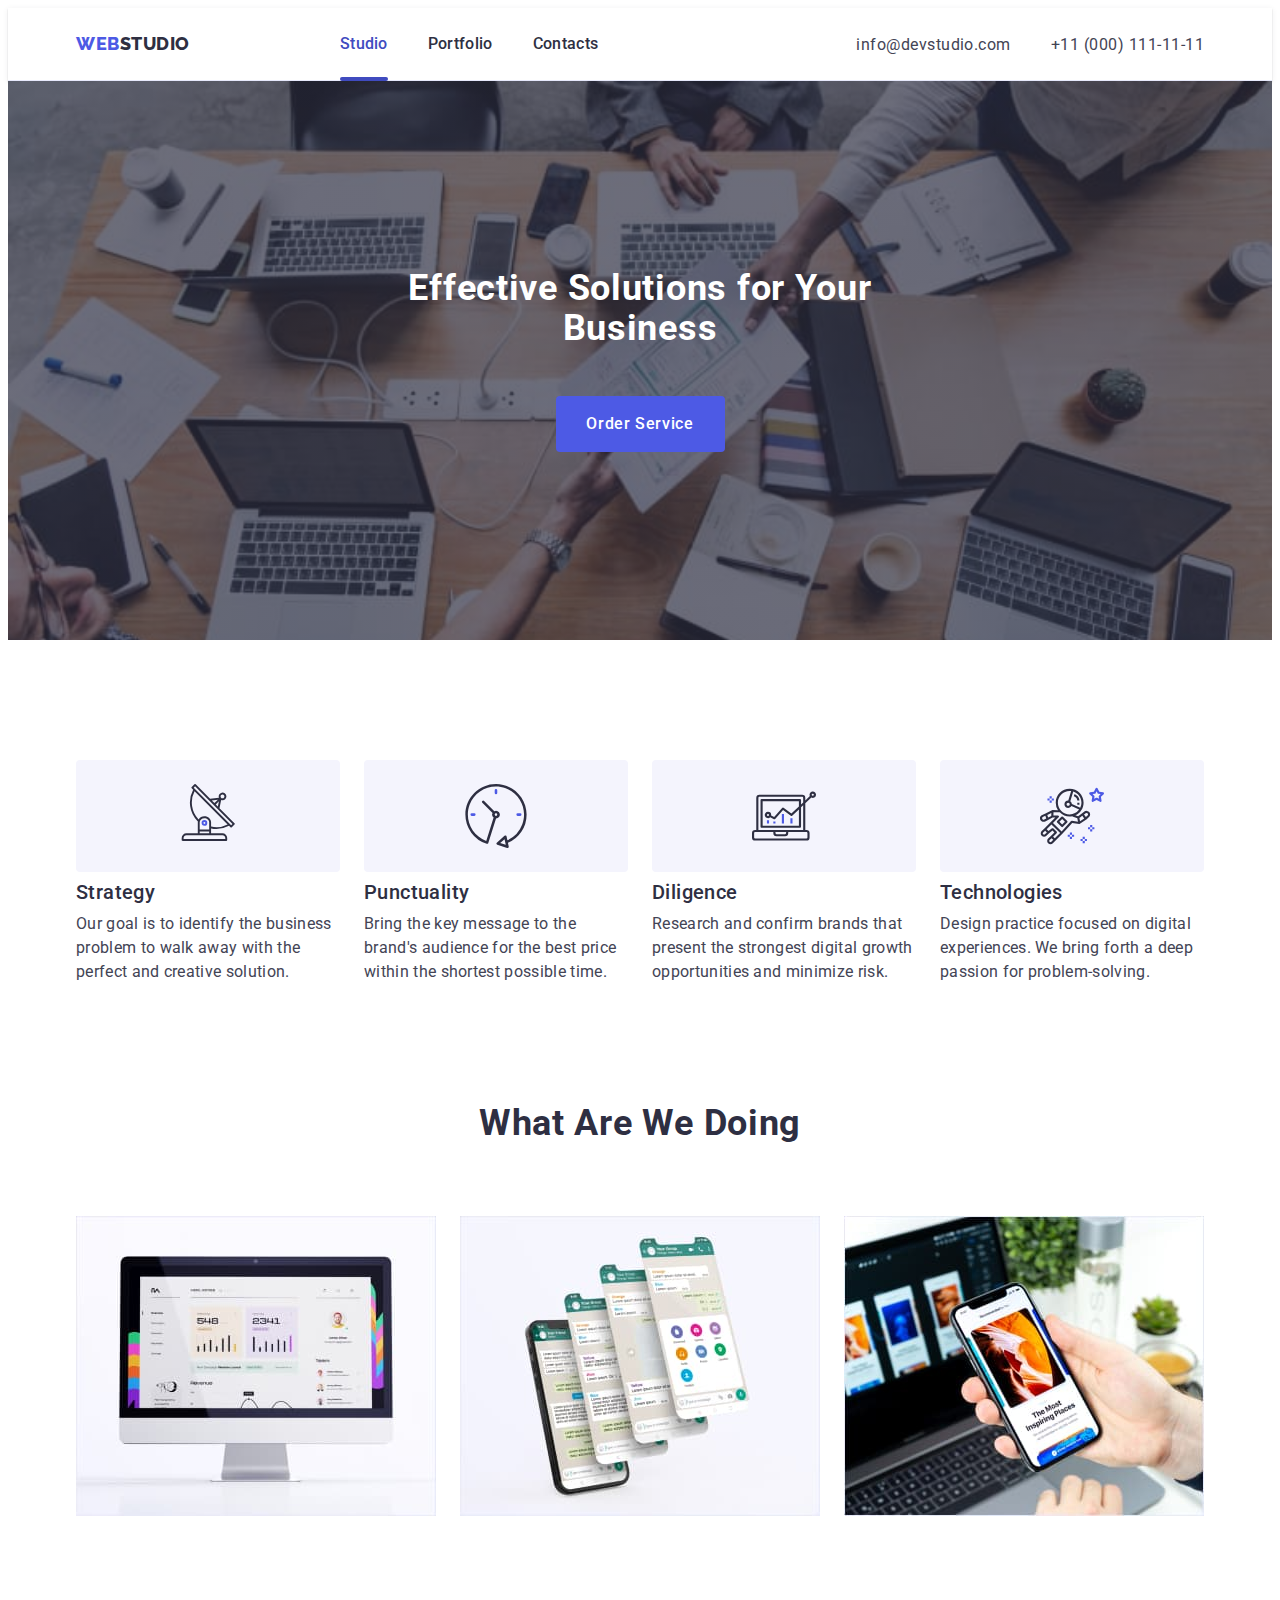
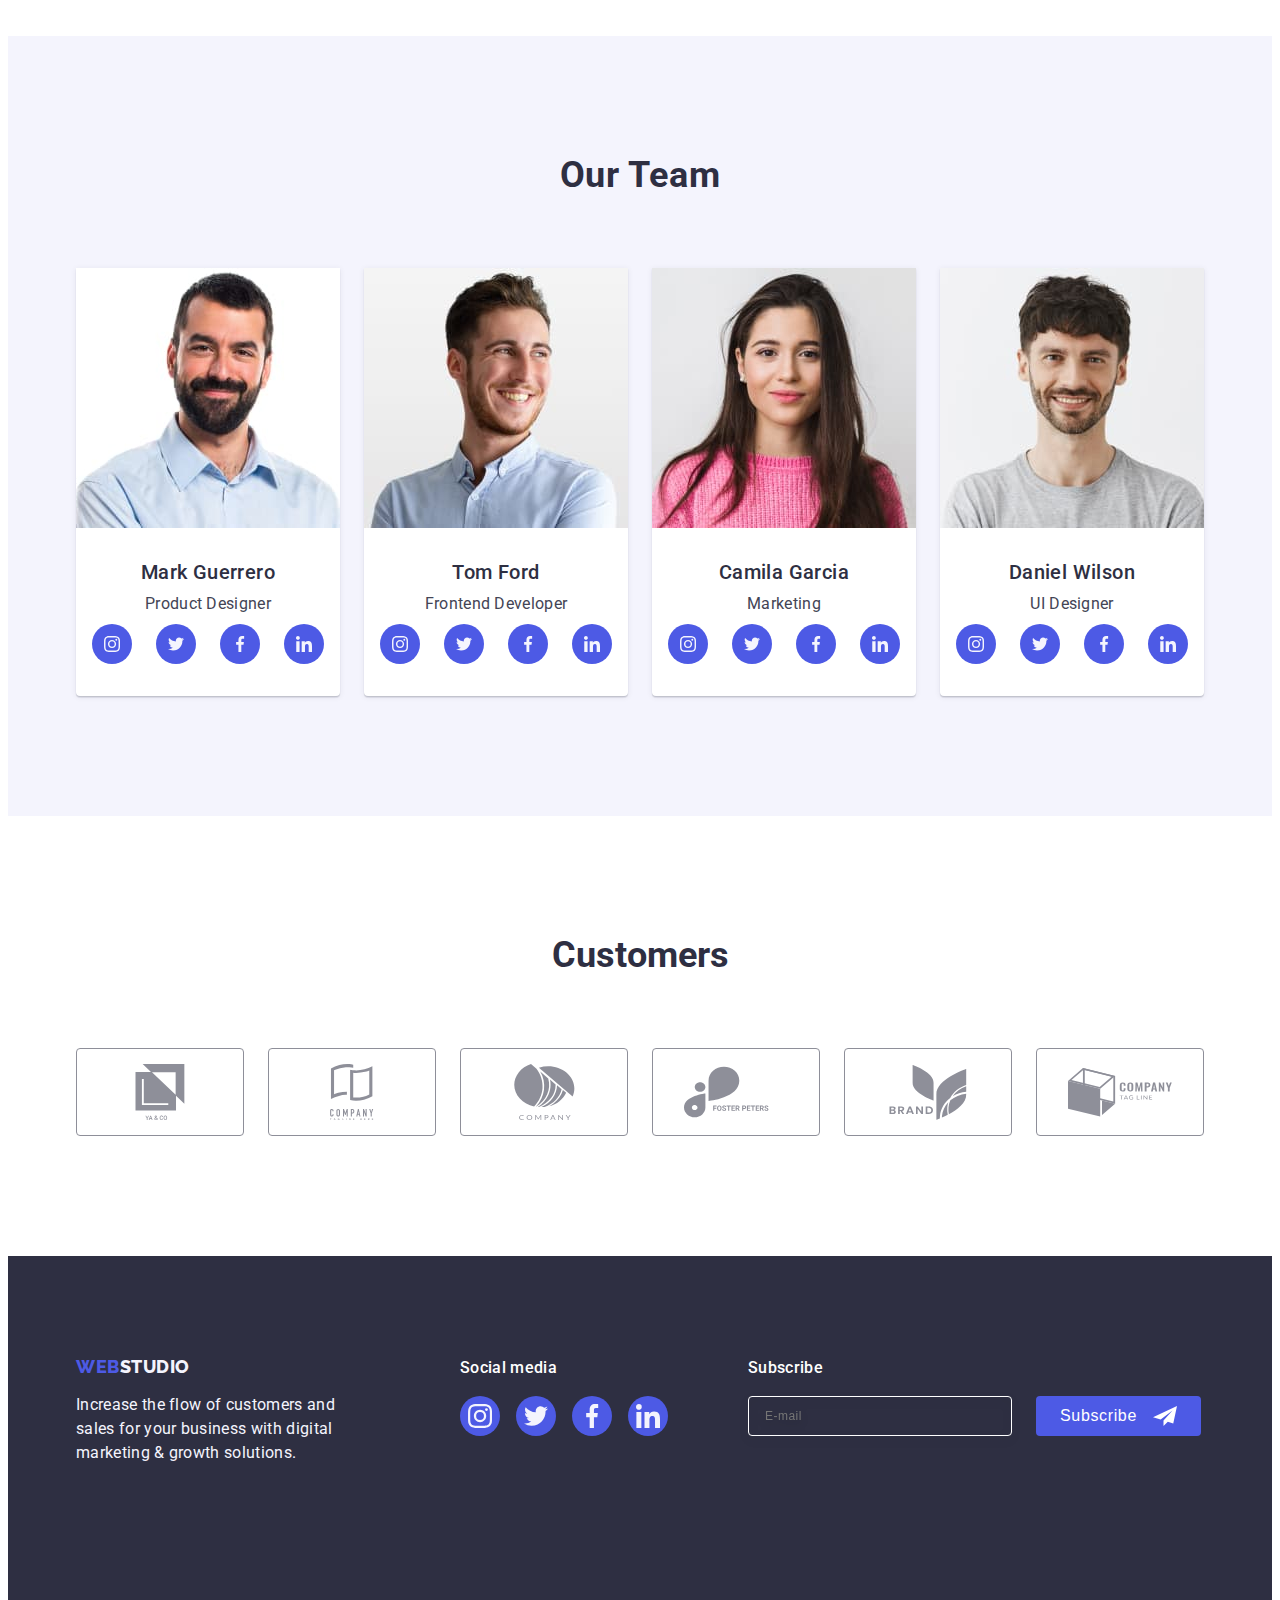
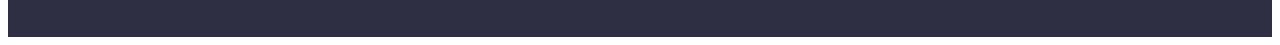
<file: index.html>
<!DOCTYPE html>
<html lang="en">
  <head>
    <meta charset="UTF-8" />
    <meta http-equiv="X-UA-Compatible" content="IE=edge" />
    <meta name="viewport" content="width=device-width, initial-scale=1.0" />
    <title>Webstudio</title>
    <link rel="preconnect" href="https://fonts.googleapis.com" />
    <link rel="preconnect" href="https://fonts.gstatic.com" crossorigin />
    <link
      href="https://fonts.googleapis.com/css2?family=Raleway:wght@800&family=Roboto:wght@400;500;700&display=swap"
      rel="stylesheet"
    />
    <link
      rel="stylesheet"
      href="https://cdnjs.cloudflare.com/ajax/libs/modern-normalize/2.0.0/modern-normalize.min.css"
      integrity="sha512-4xo8blKMVCiXpTaLzQSLSw3KFOVPWhm/TRtuPVc4WG6kUgjH6J03IBuG7JZPkcWMxJ5huwaBpOpnwYElP/m6wg=="
      crossorigin="anonymous"
      referrerpolicy="no-referrer"
    />
    <link rel="stylesheet" href="./css/styles.css" />
  </head>
  <body>
    <header class="header">
      <div class="container header-container">
        <nav class="navigation">
          <a class="logo-left link" href="./index.html"
            >Web<span class="logo-right">Studio</span></a
          >
          <ul class="header-list list">
            <li class="header-link">
              <a class="navigation-link current link" href="./index.html"
                >Studio</a
              >
            </li>
            <li class="header-link">
              <a class="navigation-link link" href="./portfolio.html"
                >Portfolio</a
              >
            </li>
            <li class="header-link">
              <a class="navigation-link link" href="">Contacts</a>
            </li>
          </ul>
        </nav>
        <button type="button" class="mobile-menu-open js-open-menu">
          <svg class="menu-open-burger" width="32" height="22">
            <use href="./images/icons.svg#icon-burger"></use>
          </svg>
        </button>
        <address class="mail">
          <ul class="adress-list list">
            <li>
              <a class="mail-link link" href="mailto:info@devstudio.com"
                >info@devstudio.com</a
              >
            </li>
            <li>
              <a class="mail-link link" href="tel:+110001111111"
                >+11 (000) 111-11-11</a
              >
            </li>
          </ul>
        </address>
      </div>
      <div class="mobile-menu js-menu-container">
        <div class="container mobile-menu-container">
          <button class="mobile-menu-close js-close-menu" type="button">
            <svg class="" width="8" height="8">
              <use href="./images/icons.svg#icon-closebutton1"></use>
            </svg>
          </button>
            <div class="mobile-menu-content">
            <div>
              <ul class="nav-mobile-menu">
                <li class="mobile-menu-link">
                  <a class="nav-link-hover link" href="">Studio</a>
                </li>
                <li class="mobile-menu-link">
                  <a class="nav-link link" href="">Portfolio</a>
                </li>
                <li class="mobile-menu-link">
                  <a class="nav-link link" href="">Contacts</a>
                </li>
              </ul>
            </div>
            <div> 
            <ul class="contact-mobile-menu">
                <li class="mobile-menu-tel">
                  <a class="link" href="tel:+110001111111">+11 (000) 111-11-11</a>
                </li>
                <li class="mail-mobile-menu">
                  <a class="mail-mobile-link link" href="mailto:info@devstudio.com">info@devstudio.com</a>
                </li>
              </ul>
              <ul class="specialist-soc-mobile">
                <li class="specialist-soc-list">
                  <a class="specialist-soc-link link" target="_blank" href="">
                    <svg class="specialist-soc-icon" width="24" height="24">
                      <use href="./images/icons.svg#icon-instagram"></use>
                    </svg>
                  </a>
                </li>
                <li class="specialist-soc-list">
                  <a class="specialist-soc-link link" target="_blank" href="">
                    <svg class="specialist-soc-icon" width="24" height="24">
                      <use href="./images/icons.svg#icon-twitter"></use>
                    </svg>
                  </a>
                </li>
                <li class="specialist-soc-list">
                  <a class="specialist-soc-link link" target="_blank" href="">
                    <svg class="specialist-soc-icon" width="24" height="24">
                      <use href="./images/icons.svg#icon-facebook"></use>
                    </svg>
                  </a>
                </li>
                <li class="specialist-soc-list">
                  <a class="specialist-soc-link link" target="_blank" href="">
                    <svg class="specialist-soc-icon" width="24" height="24">
                      <use href="./images/icons.svg#icon-in"></use>
                    </svg>
                  </a>
                </li>
              </ul>
            </div>
          </div> 
        </div>
      </div>
    </header>

    <main>
      <section class="hero">
        <div class="container">
          <h1 class="hero-heading">Effective Solutions for Your Business</h1>
          <button type="button" class="hero-btn" data-modal-open>
            Order Service
          </button>
        </div>
      </section>
     
      <section class="advantages">
        <div class="container">
          <h2 class="visually-hidden">advantage</h2>
          <ul class="advantages-list list">
            <li class="advantages-title">
              <div class="advantages-icon">
                <svg width="64" height="64">
                  <use href="./images/icons.svg#icon-icon1"></use>
                </svg>
              </div>
              <h3 class="advantages-heading">Strategy</h3>
              <p class="advantages-text">
                Our goal is to identify the business problem to walk away with
                the perfect and creative solution.
              </p>
            </li>
            <li class="advantages-title">
              <div class="advantages-icon">
                <svg width="64" height="64">
                  <use href="./images/icons.svg#icon-icon2"></use>
                </svg>
              </div>
              <h3 class="advantages-heading">Punctuality</h3>
              <p class="advantages-text">
                Bring the key message to the brand's audience for the best price
                within the shortest possible time.
              </p>
            </li>
            <li class="advantages-title">
              <div class="advantages-icon">
                <svg width="64" height="64">
                  <use href="./images/icons.svg#icon-icon3"></use>
                </svg>
              </div>
              <h3 class="advantages-heading">Diligence</h3>
              <p class="advantages-text">
                Research and confirm brands that present the strongest digital
                growth opportunities and minimize risk.
              </p>
            </li>
            <li class="advantages-title">
              <div class="advantages-icon">
                <svg width="64" height="64">
                  <use href="./images/icons.svg#icon-icon4"></use>
                </svg>
              </div>
              <h3 class="advantages-heading">Technologies</h3>
              <p class="advantages-text">
                Design practice focused on digital experiences. We bring forth a
                deep passion for problem-solving.
              </p>
            </li>
          </ul>
        </div>
      </section>

      <section class="product">
        <div class="container">
          <h2 class="product-heading">What are we doing</h2>
          <ul class="list product-list">
            <li class="product-item">
              <picture>
                <source srcset="./images/img1.jpg 1x, ./images/img1@2.jpg 2x">
                <img src="./images/img1.jpg" alt="website account" width="360" />
              </picture>
            </li>
            <li class="product-item">
              <picture>
                <source srcset="./images/img2.jpg 1x, ./images/img2@2.jpg 2x">
                <img src="./images/img2.jpg" alt="website account" width="360" />
              </picture>
            </li>
            <li class="product-item">
              <picture>
                <source srcset="./images/img3.jpg 1x, ./images/img3@2.jpg 2x">
                <img src="./images/img3.jpg" alt="website account" width="360" />
              </picture>
            </li>
          </ul>
        </div>
      </section>

      <section class="specialist-title">
        <div class="container-tablet container">
          <h2 class="specialist-heading">Our Team</h2>
          <ul class="list specialist-team">
            <li class="specialist-list">
              <picture>
                <source srcset="./images/foto1.jpg 1x, ./images/foto1@2x.jpg 2x">
              <img class="specialist-foto" src="./images/foto1.jpg" alt="Studio employee" width="264" />
              </picture>
              <div class="specialist-container">
                <h3 class="specialist-subheading">Mark Guerrero</h3>
                <p class="specialist-text">Product Designer</p>
                <ul class="specialist-soc">
                  <li class="specialist-soc-list">
                    <a class="specialist-soc-link link" target="_blank" href="">
                      <svg class="specialist-soc-icon" width="16" height="16">
                        <use href="./images/icons.svg#icon-instagram"></use>
                      </svg>
                    </a>
                  </li>
                  <li class="specialist-soc-list">
                    <a class="specialist-soc-link link" target="_blank" href="">
                      <svg class="specialist-soc-icon" width="16" height="16">
                        <use href="./images/icons.svg#icon-twitter"></use>
                      </svg>
                    </a>
                  </li>
                  <li class="specialist-soc-list">
                    <a class="specialist-soc-link link" target="_blank" href="">
                      <svg class="specialist-soc-icon" width="16" height="16">
                        <use href="./images/icons.svg#icon-facebook"></use>
                      </svg>
                    </a>
                  </li>
                  <li class="specialist-soc-list">
                    <a class="specialist-soc-link link" target="_blank" href="">
                      <svg class="specialist-soc-icon" width="16" height="16">
                        <use href="./images/icons.svg#icon-in"></use>
                      </svg>
                    </a>
                  </li>
                </ul>
              </div>
            </li>
            <li class="specialist-list">
              <picture>
                <source srcset="./images/foto2.jpg 1x, ./images/foto2@2x.jpg 2x">
                <img class="specialist-foto" src="./images/foto2.jpg" alt="Studio employee" width="264" />
              </picture>
              <div class="specialist-container">
                <h3 class="specialist-subheading">Tom Ford</h3>
                <p class="specialist-text">Frontend Developer</p>
                <ul class="specialist-soc">
                  <li class="specialist-soc-list">
                    <a class="specialist-soc-link link" target="_blank" href="">
                      <svg class="specialist-soc-icon" width="16" height="16">
                        <use href="./images/icons.svg#icon-instagram"></use>
                      </svg>
                    </a>
                  </li>
                  <li class="specialist-soc-list">
                    <a class="specialist-soc-link link" target="_blank" href="">
                      <svg class="specialist-soc-icon" width="16" height="16">
                        <use href="./images/icons.svg#icon-twitter"></use>
                      </svg>
                    </a>
                  </li>
                  <li class="specialist-soc-list">
                    <a class="specialist-soc-link link" target="_blank" href="">
                      <svg class="specialist-soc-icon" width="16" height="16">
                        <use href="./images/icons.svg#icon-facebook"></use>
                      </svg>
                    </a>
                  </li>
                  <li class="specialist-soc-list">
                    <a class="specialist-soc-link link" target="_blank" href="">
                      <svg class="specialist-soc-icon" width="16" height="16">
                        <use href="./images/icons.svg#icon-in"></use>
                      </svg>
                    </a>
                  </li>
                </ul>
              </div>
            </li>
            <li class="specialist-list">
              <picture>
                <source srcset="./images/foto3.jpg 1x, ./images/foto3@2x.jpg 2x">
                <img class="specialist-foto" src="./images/foto3.jpg" alt="Studio employee" width="264" />
              </picture>
              <div class="specialist-container">
                <h3 class="specialist-subheading">Camila Garcia</h3>
                <p class="specialist-text">Marketing</p>
                <ul class="specialist-soc">
                  <li class="specialist-soc-list">
                    <a class="specialist-soc-link link" target="_blank" href="">
                      <svg class="specialist-soc-icon" width="16" height="16">
                        <use href="./images/icons.svg#icon-instagram"></use>
                      </svg>
                    </a>
                  </li>
                  <li class="specialist-soc-list">
                    <a class="specialist-soc-link link" target="_blank" href="">
                      <svg class="specialist-soc-icon" width="16" height="16">
                        <use href="./images/icons.svg#icon-twitter"></use>
                      </svg>
                    </a>
                  </li>
                  <li class="specialist-soc-list">
                    <a class="specialist-soc-link link" target="_blank" href="">
                      <svg class="specialist-soc-icon" width="16" height="16">
                        <use href="./images/icons.svg#icon-facebook"></use>
                      </svg>
                    </a>
                  </li>
                  <li class="specialist-soc-list">
                    <a class="specialist-soc-link link" target="_blank" href="">
                      <svg class="specialist-soc-icon" width="16" height="16">
                        <use href="./images/icons.svg#icon-in"></use>
                      </svg>
                    </a>
                  </li>
                </ul>
              </div>
            </li>
            <li class="specialist-list">
              <picture>
                <source srcset="./images/foto4.jpg 1x, ./images/foto4@2x.jpg 2x">
                <img class="specialist-foto" src="./images/foto4.jpg" alt="Studio employee" width="264" />
              </picture>
              <div class="specialist-container">
                <h3 class="specialist-subheading">Daniel Wilson</h3>
                <p class="specialist-text">UI Designer</p>
                <ul class="specialist-soc">
                  <li class="specialist-soc-list">
                    <a class="specialist-soc-link link" target="_blank" href="">
                      <svg class="specialist-soc-icon" width="16" height="16">
                        <use href="./images/icons.svg#icon-instagram"></use>
                      </svg>
                    </a>
                  </li>
                  <li class="specialist-soc-list">
                    <a class="specialist-soc-link link" target="_blank" href="">
                      <svg class="specialist-soc-icon" width="16" height="16">
                        <use href="./images/icons.svg#icon-twitter"></use>
                      </svg>
                    </a>
                  </li>
                  <li class="specialist-soc-list">
                    <a class="specialist-soc-link link" target="_blank" href="">
                      <svg class="specialist-soc-icon" width="16" height="16">
                        <use href="./images/icons.svg#icon-facebook"></use>
                      </svg>
                    </a>
                  </li>
                  <li class="specialist-soc-list">
                    <a class="specialist-soc-link link" target="_blank" href="">
                      <svg class="specialist-soc-icon" width="16" height="16">
                        <use href="./images/icons.svg#icon-in"></use>
                      </svg>
                    </a>
                  </li>
                </ul>
              </div>
            </li>
          </ul>
        </div>
      </section>

       <section class="clients">
        <div class="container-tablet container">
          <h2 class="clients-header">Customers</h2>
          <ul class="clients-header-list">
            <li class="clients-header-price">
              <a class="clients-header-link" href="">
                <svg width="104" height="56" class="clients-icon">
                  <use href="./images/icons.svg#icon-client1"></use>
                </svg>
              </a>
            </li>
            <li class="clients-header-price">
              <a class="clients-header-link" href="">
                <svg width="104" height="56" class="clients-icon">
                  <use href="./images/icons.svg#icon-client2"></use>
                </svg>
              </a>
            </li>
            <li class="clients-header-price">
              <a class="clients-header-link" href="">
                <svg width="104" height="56" class="clients-icon">
                  <use href="./images/icons.svg#icon-client3"></use>
                </svg>
              </a>
            </li>
            <li class="clients-header-price">
              <a class="clients-header-link" href="">
                <svg width="104" height="56" class="clients-icon">
                  <use href="./images/icons.svg#icon-client4"></use>
                </svg>
              </a>
            </li>
            <li class="clients-header-price">
              <a class="clients-header-link" href="">
                <svg width="104" height="56" class="clients-icon">
                  <use href="./images/icons.svg#icon-client5"></use>
                </svg>
              </a>
            </li>
            <li class="clients-header-price">
              <a class="clients-header-link" href="">
                <svg width="104" height="56" class="clients-icon">
                  <use href="./images/icons.svg#icon-client6"></use>
                </svg>
              </a>
            </li>
          </ul>
        </div>
      </section>
    </main>

   <footer class="footer">
      <div class="footer-content container container-tablet">
        <div class="footer-header">
          <a class="logo-footer link" href="./index.html"
            >Web<span class="logo-right-footer">Studio</span></a
          >
          <p class="footer-text">
            Increase the flow of customers and sales for your business with
            digital marketing & growth solutions.
          </p>
        </div>
        <div class="footer-soc">
          <p class="footer-header-soc">Social media</p>
          <ul class="footer-soc-list">
            <li class="footer-soc-price">
              <a class="footer-soc-link" href="">
                <svg class="footer-soc-icons" width="24" height="24">
                  <use href="./images/icons.svg#icon-instagram"></use>
                </svg>
              </a>
            </li>
            <li class="footer-soc-price">
              <a class="footer-soc-link" href="">
                <svg class="footer-soc-icons" width="24" height="24">
                  <use href="./images/icons.svg#icon-twitter"></use>
                </svg>
              </a>
            </li>
            <li class="footer-soc-price">
              <a class="footer-soc-link" href="">
                <svg class="footer-soc-icons" width="24" height="24">
                  <use href="./images/icons.svg#icon-facebook"></use>
                </svg>
              </a>
            </li>
            <li class="footer-soc-price">
              <a class="footer-soc-link" href="">
                <svg class="footer-soc-icons" width="24" height="24">
                  <use href="./images/icons.svg#icon-in"></use>
                </svg>
              </a>
            </li>
          </ul>
        </div>
        <div class="subscription">
          <p class="subscriptoin-title">Subscribe</p>
          <form class="subscription-form">
            <label class="subscription-label">
              <input type="email"
              class="subscriptoin-input"
              name="email"
              placeholder="E-mail"
              >
            </label>
            <button class="subscription-btn" type="submit">Subscribe
            <svg class="subscription-btn-icon" width="24" height="24">
            <use href="./images/icons.svg#icon-frame"></use>
          </svg>
            </button>
          </form>
        </div>
      </div>
      
    </footer>
    
     <div class="backdrop is-hidden" data-modal>
      <div class="modal">
        <button type="button" class="modal-close" data-modal-close>
          <svg class="modal-close-icon" width="8" height="8">
            <use href="./images/icons.svg#icon-closebutton1"></use>
          </svg></button>
          <p class="modal-title">Leave your contacts and we will call you back</p>
          <form class="modal-form">
            <div class="modal-field">
            <label for="user-name" class="input-label">Name</label>
              <div class="input-wrap">  
              <input 
                  type="text" 
                  name="user-name"
                  id="user-name" 
                  required
                  class="modal-input">
                  <svg class="modal-icon" width="18" height="24">
                    <use href="./images/icons.svg#icon-person"></use>
                  </svg>
              </div>
            </div>
            
            <div class="modal-field">
            <label for="phone" class="input-label">Phone</label> 
              <div class="input-wrap">  
                <input 
                  type="tel" 
                  name="phone" 
                  id="phone"
                  required
                  class="modal-input">
                  <svg class="modal-icon" width="18" height="24">
                    <use href="./images/icons.svg#icon-phone"></use>
                  </svg>
              </div>
            </div> 

          <div class="modal-field">
          <label for="email" class="input-label">Email</label> 
            <div class="input-wrap">
              <input 
                type="email" 
                name="email" 
                id="email"
                required
                class="modal-input">
                <svg class="modal-icon" width="18" height="24">
                  <use href="./images/icons.svg#icon-email"></use>
                </svg>
            </div>
          </div>
           
         <div class="modal-textarea">  
          <label for="user-comment" class="input-label">Comment</label> 
            <textarea name="user-comment"
             id="user-comment" 
             class="modal-comment" placeholder="Text input"></textarea>
        </div>  
        
        <div class="modal-field-privacy">
          <input type="checkbox" id="user-privacy" 
          name="user-privacy" value="true" 
          class="modal-check visually-hidden">  
          <label for="user-privacy" class="check-text">
            <span class="check-privacy">
              <svg class="modal-icon-check" width="10" height="8">
              <use href="./images/icons.svg#icon-check"></use>
              </svg>
            </span>
            I accept the terms and conditions of the
            <a href="" class="check-privacy-link"> Privacy Policy</a></label>
        </div>
            <button type="submit" class="btn-modal">Send</button>
          </form>  
        </div>
    </div>
     <script src="./js/modal.js"></script>
    <script defer src="./js/mobile-menu.js"></script>
  </body>
</html>
</file>
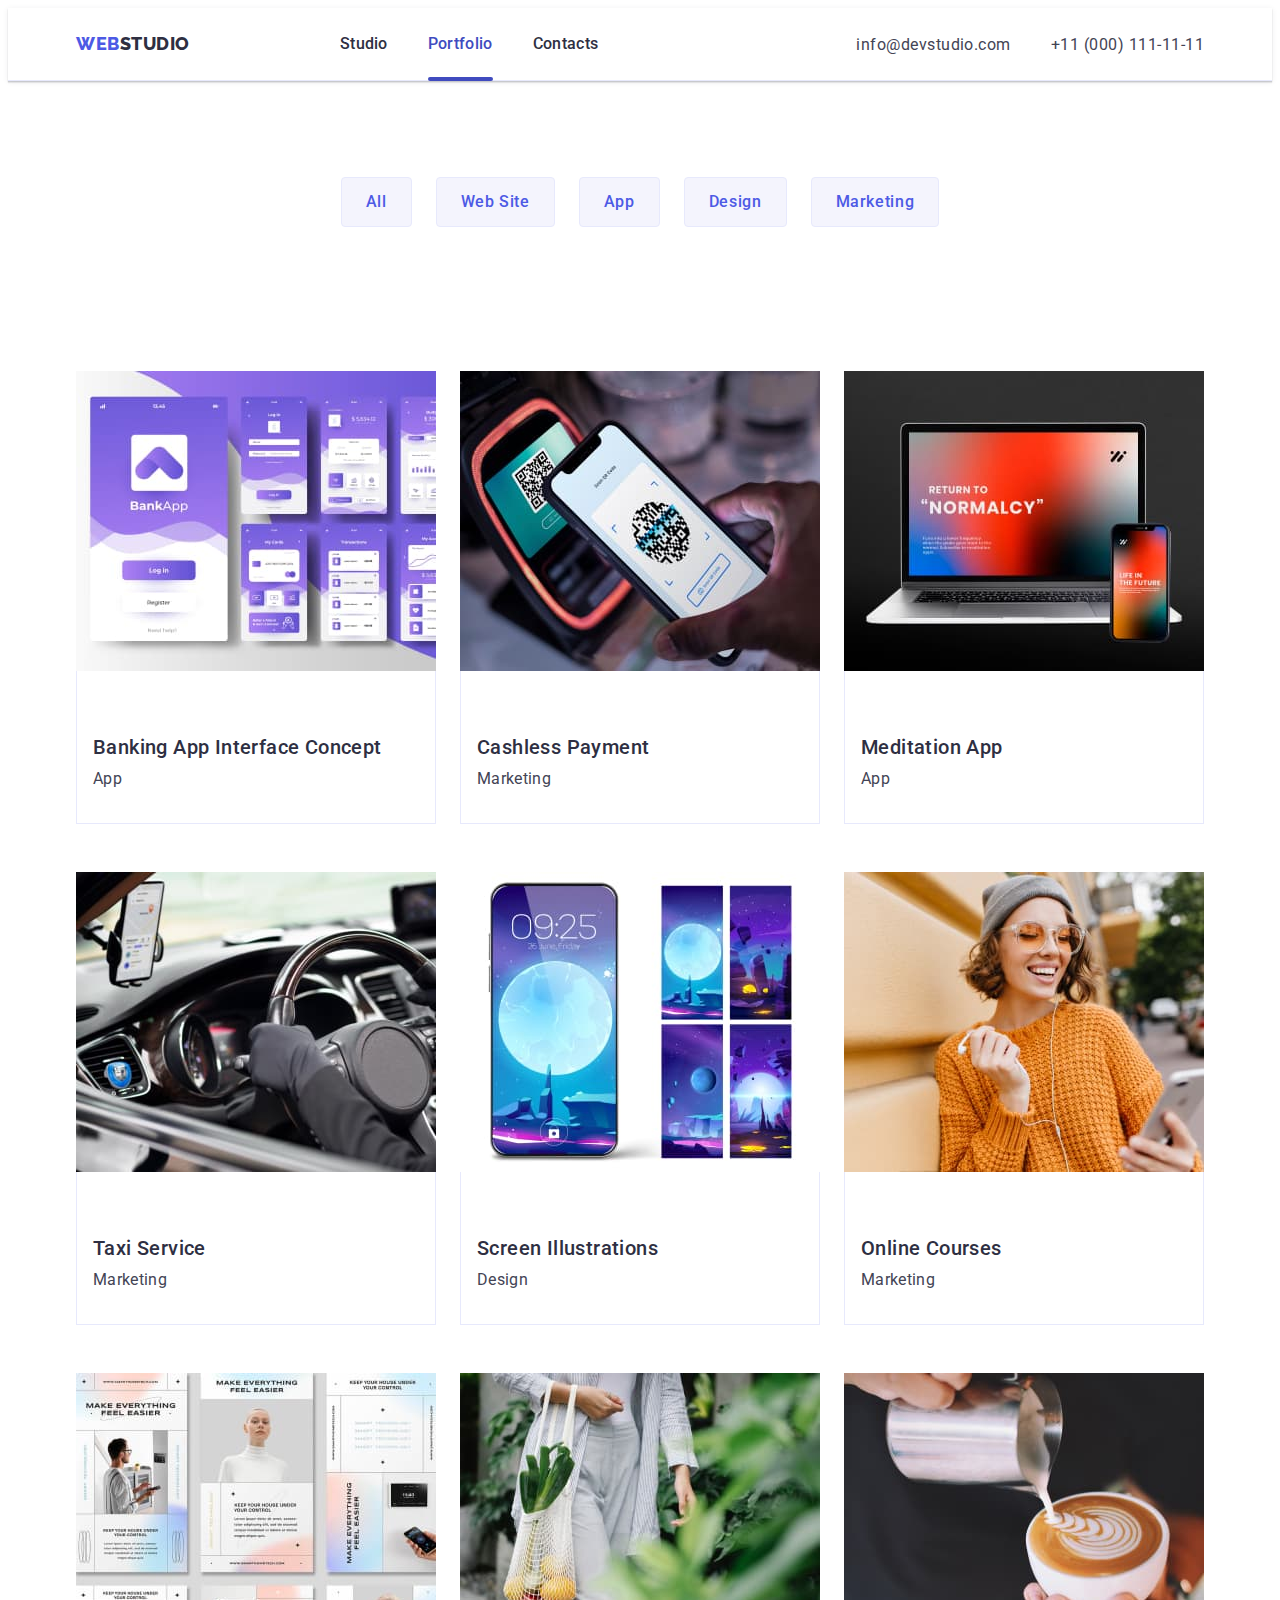
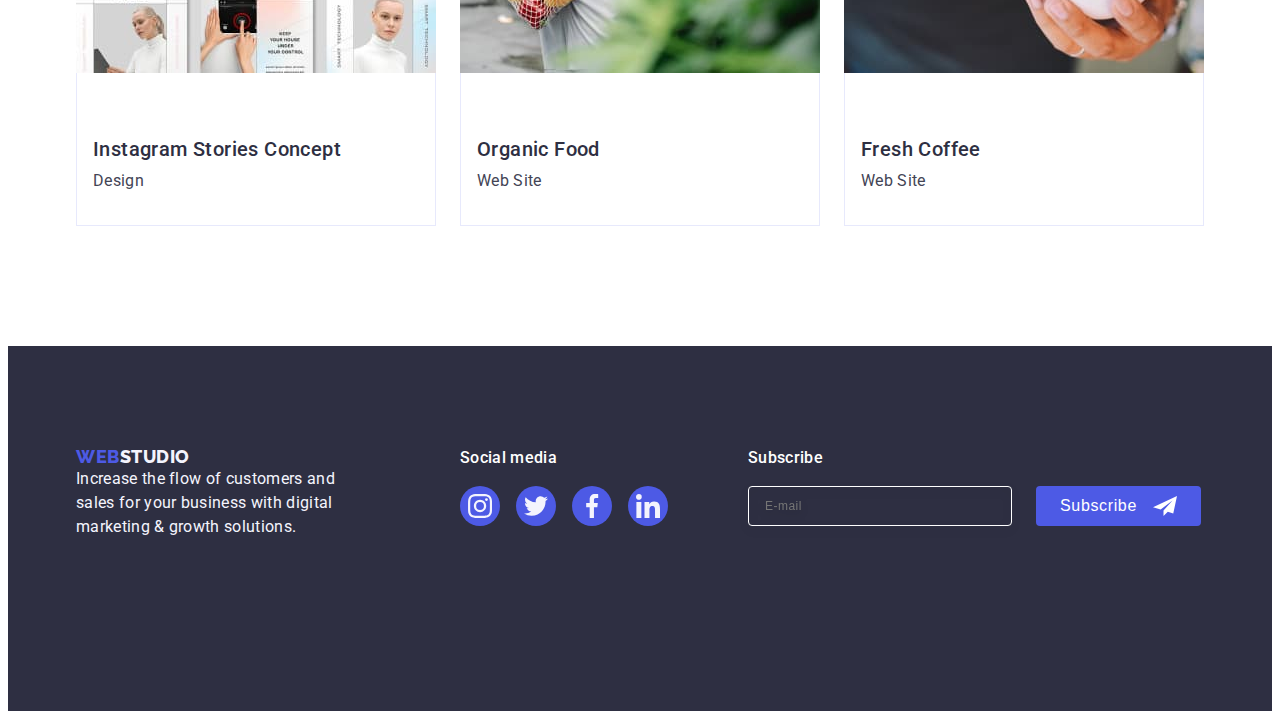
<file: portfolio.html>
<!DOCTYPE html>
<html lang="en">
  <head>
    <meta charset="UTF-8" />
    <meta http-equiv="X-UA-Compatible" content="IE=edge" />
    <meta name="viewport" content="width=device-width, initial-scale=1.0" />
    <title>Portfolio</title>
    <link rel="preconnect" href="https://fonts.googleapis.com" />
    <link rel="preconnect" href="https://fonts.gstatic.com" crossorigin />
    <link
      href="https://fonts.googleapis.com/css2?family=Raleway:wght@800&family=Roboto:wght@400;500;700&display=swap"
      rel="stylesheet"
    />
    <link
      rel="stylesheet"
      href="https://cdnjs.cloudflare.com/ajax/libs/modern-normalize/2.0.0/modern-normalize.min.css"
      integrity="sha512-4xo8blKMVCiXpTaLzQSLSw3KFOVPWhm/TRtuPVc4WG6kUgjH6J03IBuG7JZPkcWMxJ5huwaBpOpnwYElP/m6wg=="
      crossorigin="anonymous"
      referrerpolicy="no-referrer"
    />
    <link rel="stylesheet" href="./css/styles.css" />
  </head>
  <body>
    <header class="header">
      <div class="container header-container" style="display: flex">
        <nav class="navigation" style="display: flex">
          <a class="logo-left link" href="./index.html"
            >Web<span class="logo-right">Studio</span></a
          >
          <ul class="header-list list" style="display: flex">
            <li class="header-link">
              <a class="navigation-link link" href="./index.html">Studio</a>
            </li>
            <li class="header-link">
              <a class="navigation-link current link" href="./portfolio.html"
                >Portfolio</a
              >
            </li>
            <li class="header-link">
              <a class="navigation-link link" href="">Contacts</a>
            </li>
          </ul>
        </nav>
        <address class="mail">
          <ul class="adress-list list" style="display: flex">
            <li>
              <a class="mail-link link" href="mailto:info@devstudio.com"
                >info@devstudio.com</a>
            </li>
            <li>
              <a class="mail-link link" href="tel:+110001111111">+11 (000) 111-11-11   
              </a>
            </li>
          </ul>
        </address>
      </div>
    </header>

    <main>
      <section class="btn-section">
        <div class="container">
          <h1 class="visually-hidden">gallery</h1>
          <ul class="btn-section-list list">
            <li><button type="button" class="list-btn">All</button></li>
            <li><button type="button" class="list-btn">Web Site</button></li>
            <li><button type="button" class="list-btn">App</button></li>
            <li><button type="button" class="list-btn">Design</button></li>
            <li><button type="button" class="list-btn">Marketing</button></li>
          </ul>
          <ul class="gallery-list list">
            <li class="gallery-list-link">
              <a class="gallery-item link" href="">
                <div class="gallery-link-wrap">
                  <img
                    src="./images/img4.jpg"
                    alt="bank app screenshots"
                    width="360"
                  />
                  <p class="gallery-cover-text">
                    14 Stylish and User-Friendly App Design Concepts · Task
                    Manager App · Calorie Tracker App · Exotic Fruit Ecommerce
                    App · Cloud Storage App
                  </p>
                </div>
                <div class="gallery-container">
                  <h2 class="gallery-heading">Banking App Interface Concept</h2>
                  <p class="gallery-text">App</p>
                </div>
              </a>
            </li>
            <li class="gallery-list-link">
              <a class="gallery-item link" href="">
                <div class="gallery-link-wrap">
                  <img src="./images/img5.jpg" alt="scan QR code" width="360" />
                  <p class="gallery-cover-text">
                    14 Stylish and User-Friendly App Design Concepts · Task
                    Manager App · Calorie Tracker App · Exotic Fruit Ecommerce
                    App · Cloud Storage App
                  </p>
                </div>
                <div class="gallery-container">
                  <h2 class="gallery-heading">Cashless Payment</h2>
                  <p class="gallery-text">Marketing</p>
                </div>
              </a>
            </li>
            <li class="gallery-list-link">
              <a class="gallery-item link" href="">
                <div class="gallery-link-wrap">
                  <img
                    src="./images/img6.jpg"
                    alt="notebook and phone"
                    width="360"/>
                  <p class="gallery-cover-text">
                    14 Stylish and User-Friendly App Design Concepts · Task
                    Manager App · Calorie Tracker App · Exotic Fruit Ecommerce
                    App · Cloud Storage App
                  </p>
                </div>
                <div class="gallery-container">
                  <h2 class="gallery-heading">Meditation App</h2>
                  <p class="gallery-text">App</p>
                </div>
              </a>
            </li>
            <li class="gallery-list-link">
              <a class="gallery-item link" href="">
                <div class="gallery-link-wrap">
                  <img
                    src="./images/img7.jpg"
                    alt="interior of the car"
                    width="360"/>
                  <p class="gallery-cover-text">
                    14 Stylish and User-Friendly App Design Concepts · Task
                    Manager App · Calorie Tracker App · Exotic Fruit Ecommerce
                    App · Cloud Storage App
                  </p>
                </div>
                <div class="gallery-container">
                  <h2 class="gallery-heading">Taxi Service</h2>
                  <p class="gallery-text">Marketing</p>
                </div>
              </a>
            </li>
            <li class="gallery-list-link">
              <a class="gallery-item link" href="">
                <div class="gallery-link-wrap">
                  <img
                    src="./images/img8.jpg"
                    alt="screensavers on phone"
                    width="360"/>
                  <p class="gallery-cover-text">
                    14 Stylish and User-Friendly App Design Concepts · Task
                    Manager App · Calorie Tracker App · Exotic Fruit Ecommerce
                    App · Cloud Storage App
                  </p>
                </div>
                <div class="gallery-container">
                  <h2 class="gallery-heading">Screen Illustrations</h2>
                  <p class="gallery-text">Design</p>
                </div>
              </a>
            </li>
            <li class="gallery-list-link">
              <a class="gallery-item link" href="">
                <div class="gallery-link-wrap">
                  <img
                    src="./images/img9.jpg"
                    alt="woman with phone"
                    width="360"/>
                  <p class="gallery-cover-text">
                    14 Stylish and User-Friendly App Design Concepts · Task
                    Manager App · Calorie Tracker App · Exotic Fruit Ecommerce
                    App · Cloud Storage App
                  </p>
                </div>
                <div class="gallery-container">
                  <h2 class="gallery-heading">Online Courses</h2>
                  <p class="gallery-text">Marketing</p>
                </div>
              </a>
            </li>
            <li class="gallery-list-link">
              <a class="gallery-item link" href="">
                <div class="gallery-link-wrap">
                  <img src="./images/img10.jpg" alt="screenshots" width="360" />
                  <p class="gallery-cover-text">
                    14 Stylish and User-Friendly App Design Concepts · Task
                    Manager App · Calorie Tracker App · Exotic Fruit Ecommerce
                    App · Cloud Storage App
                  </p>
                </div>
                <div class="gallery-container">
                  <h2 class="gallery-heading">Instagram Stories Concept</h2>
                  <p class="gallery-text">Design</p>
                </div>
              </a>
            </li>
            <li class="gallery-list-link">
              <a class="gallery-item link" href="">
                <div class="gallery-link-wrap">
                  <img
                    src="./images/img11.jpg"
                    alt="woman with vegetables"
                    width="360"/>
                  <p class="gallery-cover-text">
                    14 Stylish and User-Friendly App Design Concepts · Task
                    Manager App · Calorie Tracker App · Exotic Fruit Ecommerce
                    App · Cloud Storage App
                  </p>
                </div>
                <div class="gallery-container">
                  <h2 class="gallery-heading">Organic Food</h2>
                  <p class="gallery-text">Web Site</p>
                </div></a>
            </li>
            <li class="gallery-list-link">
              <a class="gallery-item link" href="">
                <div class="gallery-link-wrap">
                  <img
                    src="./images/img12.jpg"
                    alt="cup of coffee"
                    width="360"/>
                  <p class="gallery-cover-text">
                    14 Stylish and User-Friendly App Design Concepts · Task
                    Manager App · Calorie Tracker App · Exotic Fruit Ecommerce
                    App · Cloud Storage App
                  </p>
                </div>
                <div class="gallery-container">
                  <h2 class="gallery-heading">Fresh Coffee</h2>
                  <p class="gallery-text">Web Site</p>
                </div>
              </a>
            </li>
          </ul>
        </div>
      </section>
    </main>

    <footer class="footer">
      <div class="footer-content container">
        <div class="footer-header">
          <a class="logo-left link" href="./index.html"
            >Web <span class="logo-right-footer">Studio</span></a>
          <p class="footer-text">
            Increase the flow of customers and sales for your business with
            digital marketing & growth solutions.
          </p>
        </div>
        <div>
          <p class="footer-header-soc">Social media</p>
          <ul class="footer-soc-list">
            <li class="footer-soc-price">
              <a class="footer-soc-link" href="">
                <svg class="footer-soc-icons" width="24" height="24">
                  <use href="./images/icons.svg#icon-instagram"></use>
                </svg>
              </a>
            </li>
            <li class="footer-soc-price">
              <a class="footer-soc-link" href="">
                <svg class="footer-soc-icons" width="24" height="24">
                  <use href="./images/icons.svg#icon-twitter"></use>
                </svg>
              </a>
            </li>
            <li class="footer-soc-price">
              <a class="footer-soc-link" href="">
                <svg class="footer-soc-icons" width="24" height="24">
                  <use href="./images/icons.svg#icon-facebook"></use>
                </svg>
              </a>
            </li>
            <li class="footer-soc-price">
              <a class="footer-soc-link" href="">
                <svg class="footer-soc-icons" width="24" height="24">
                  <use href="./images/icons.svg#icon-in"></use>
                </svg>
              </a>
            </li>
          </ul>
        </div>
        <div class="subscription">
          <p class="subscriptoin-title">Subscribe</p>
          <form class="subscription-form">
            <label class="subscription-label">
              <input type="email"
              class="subscriptoin-input"
              name="email"
              placeholder="E-mail"
              >
            </label>
            <button class="subscription-btn" type="submit">Subscribe
            <svg class="subscription-btn-icon" width="24" height="24">
            <use href="./images/icons.svg#icon-frame"></use>
          </svg>
            </button>
          </form>
        </div>
      </div>
    </footer>
  </body>
</html>
</file>
<file: css/styles.css>
* {
  box-sizing: border-box;
}

:root {
  --text-color: #2e2f42;
  --second-text-color: #4d5ae5;
  --body-text-color: #434455;
  --white-color: #ffffff;
  --second-white-color: #f4f4fd;
  --link-color: #404bbf;
  --icon-color: #8e8f99;
  --footer-soclink-color: #31d0aa;
  --border-color: #e7e9fc;
  --border-second-color: #8e8f99;
  --background-model: #fcfcfc;
}

body {
  font-family: "Roboto", sans-serif;
  color: #434455;
  background-color: var(--white-color);
}

p,
h1,
h2,
h3 {
  margin: 0;
}

ul,
ol {
  margin: 0;
  padding: 0;
  list-style: none;
}

img {
  display: block;
  
}

.list {
  list-style: none;
}

.link {
  text-decoration: none;
}

.container {
  width: 100%;
  padding-left: 15px;
  padding-right: 15px;
}



.clients-header-link:focus,
.clients-header-link:hover {
  border-color: var(--link-color);
  color: var(--link-color);
}

.footer-soc-link:focus,
.footer-soc-link:hover {
  background-color: var(--footer-soclink-color);
}

.specialist-soc-link:hover,
.specialist-soc-link:focus {
  background-color: var(--link-color);
}


.hero-btn {
  width: 169px;
  height: 56px;
  font-family: inherit;
  font-weight: 500;
  font-size: 16px;
  line-height: 1.5;
  letter-spacing: 0.04em;
  color: var(--white-color);
  align-items: center;
  background: var(--second-text-color);
  cursor: pointer;
  border-radius: 4px;
  display: block;
  margin: 0 auto;
  min-width: 169px;
  border: none;
  transition: background-color 250ms cubic-bezier(0.4, 0, 0.2, 1);
}

.hero-btn:hover,
.hero-btn:focus {
  background: var(--link-color);
}

.visually-hidden {
  position: absolute;
  width: 1px;
  height: 1px;
  margin: -1px;
  border: 0;
  padding: 0;
  white-space: nowrap;
  clip-path: inset(100%);
  clip: rect(0 0 0 0);
  overflow: hidden;
}


.product-list {
  display: flex;
  gap: 24px;
}

.product {
  padding-bottom: 120px;
}

.product-heading {
  font-size: 36px;
  line-height: 1.11;
  text-align: center;
  letter-spacing: 0.02em;
  text-transform: capitalize;
  color: var(--text-color);
  margin-bottom: 72px;
}

.product-item {
  /*width: calc((100% - 48px) / 3);*/
  width: 100%;
}

.clients {
  padding: 120px 0;
}

.clients-header {
  font-size: 36px;
  line-height: 1.11;
  color: var(--text-color);
  margin-bottom: 72px;
  text-align: center;
}

.clients-icon {
  fill: currentColor;
}

.clients-header-link {
  width: 100%;
  height: 100%;
  border: 1px solid var(--border-second-color);
  border-radius: 4px;
  display: flex;
  align-items: center;
  justify-content: center;
  color: var(--icon-color);
  transition: border-color 250ms cubic-bezier(0.4, 0, 0.2, 1), color 250ms cubic-bezier(0.4, 0, 0.2, 1);
}

.btn-section {
  padding: 96px 0 120px;
}

.btn-section-list {
  display: flex;
  justify-content: center;
  gap: 24px;
  margin-bottom: 72px;
}

.list-btn {
  font-family: inherit;
  font-weight: 500;
  font-size: 16px;
  line-height: 1.5;
  display: flex;
  align-items: center;
  text-align: center;
  letter-spacing: 0.04em;
  color: var(--second-text-color);
  background: var(--second-white-color);
  cursor: pointer;
  margin-bottom: 72px;
  padding: 12px 24px;
  border: 1px solid var(--border-color);
  border-radius: 4px;
  transition: color 250ms cubic-bezier(0.4, 0, 0.2, 1), background-color 250ms cubic-bezier(0.4, 0, 0.2, 1),
  border-color 250ms cubic-bezier(0.4, 0, 0.2, 1), box-shadow 250ms cubic-bezier(0.4, 0, 0.2, 1);
}

.list-btn:hover,
.list-btn:focus {
  background: var(--link-color);
  color: var(--white-color);
  border: 1px solid transparent;
  box-shadow: 0px 3px 1px rgba(0, 0, 0, 0.1), 0px 2px 1px rgba(0, 0, 0, 0.08),
    0px 2px 2px rgba(0, 0, 0, 0.12);
}

.backdrop {
  position: fixed;
  width: 100%;
  height: 100%;
  background-color: rgba(46, 47, 66, 0.4);
  top: 0;
  transition: opacity 250ms cubic-bezier(0.4, 0, 0.2, 1), visibility 250ms cubic-bezier(0.4, 0, 0.2, 1);
}

.modal {
  position: absolute;
  top: 50%;
  left: 50%;
  transform: translate(-50%, -50%) scale(1);
  width: 408px;
  min-height: 584px;
  background-color: var(--background-model);
  border-radius: 4px;
  padding: 72px 24px 24px 24px;
  box-shadow: 0px 1px 1px rgba(0, 0, 0, 0.14), 0px 1px 3px rgba(0, 0, 0, 0.12), 0px 2px 1px rgba(0, 0, 0, 0.2);
  transition: transform 250ms cubic-bezier(0.4, 0, 0.2, 1);
}

.modal-title {
  font-size: 16px;
  line-height: 24px;
  color: var(--text-color);
  text-align: center;
  font-weight: 500;
  letter-spacing: 0.02em;
  margin-bottom: 16px;
}

.modal-input {
  width: 360px;
  height: 40px;
  border: 1px solid rgba(46, 47, 66, 0.4);
  border-radius: 4px;
  padding-left: 38px;
  background-color: transparent;
  outline: transparent; 
  transition: border-color 250ms cubic-bezier(0.4, 0, 0.2, 1);
}

.modal-input:focus {
  border-color: var(--second-text-color);
}

.modal-input:focus + .modal-icon {
  fill: var(--second-text-color);
}

.modal-textarea {
  margin-bottom: 16px;
}

.modal-comment {
  width: 100%;
  border: 1px solid rgba(46, 47, 66, 0.4);
  border-radius: 4px;
  resize: none;
  height: 120px;
  font-size: 12px;
  line-height: 1.17;
  letter-spacing: 0.04em;
  color: rgba(46, 47, 66, 0.4);
  background-color: transparent;
  padding: 8px 16px;
  outline: transparent;
  transition: border-color 250ms cubic-bezier(0.4, 0, 0.2, 1);
}

.modal-comment:focus {
  border-color: var(--second-text-color);
}

.input-wrap {
  position: relative;
}

.modal-icon {
  position: absolute;
  top: 50%;
  transform: translateY(-50%);
  left: 16px;
  transition: fill 250ms cubic-bezier(0.4, 0, 0.2, 1);
}

.modal-field {
  margin-bottom: 8px;
}

.input-label {
  font-size: 12px;
  line-height: 14px;
  color: var(--border-second-color);
  line-height: 1.17; 
  letter-spacing: 0.04em;
  display: block;
  margin-bottom: 4px;
}

.input-label span {
  display: block;
  margin: 4px;
}

.modal-close {
  padding: 0;
  border: 1px solid rgba(0, 0, 0, 0.1);
  position: absolute;
  top: 24px;
  right: 24px;
  display: flex;
  align-items: center;
  justify-content: center;
  background-color: var(--border-color);
  cursor: pointer;
  transition: background-color 250ms cubic-bezier(0.4, 0, 0.2, 1), border 250ms cubic-bezier(0.4, 0, 0.2, 1);
  width: 24px;
  height: 24px;
  border-radius: 50%;
}

.modal-close-icon {
  transition: fill 250ms cubic-bezier(0.4, 0, 0.2, 1);
}

.modal-close:hover,
.modal-close:focus {
  background-color: var(--link-color);
  border: none;
  fill: var(--white-color);
}

.is-hidden {
  visibility: hidden;
  opacity: 0;
  pointer-events: none;
}

.backdrop.is-hidden .modal {
  transform: translate(-50%, -50%) scale(0);
}

.modal-field-privacy {
  margin-bottom: 24px;
}

.check-text {
  height: 16px;
  border-radius: 2px;
  margin-right: 8px;
  font-size: 12px;
  line-height: 1.17;
  letter-spacing: 0.04em;
  color: var(--border-second-color);
}
 
.check-privacy {
  width: 16px;
  height: 16px;
  border: 1px solid rgba(46, 47, 66, 0.4);
  border-radius: 2px;
  transition: background-color 250ms cubic-bezier(0.4, 0, 0.2, 1), border 250ms cubic-bezier(0.4, 0, 0.2, 1), fill 250ms cubic-bezier(0.4, 0, 0.2, 1);
  margin-right: 8px;
  align-items: center;
  justify-content: center;
  fill: transparent;
  display: inline-flex;
}

.check-privacy-link {
  color: var(--second-text-color);
}

.modal-check:checked + .check-text .check-privacy{
 background-color: var(--link-color);
 border: none;
 fill: var(--second-white-color);
}

.check-text {
  align-items: center;
  font-size: 12px; 
  line-height: 1.17;
  letter-spacing: 0.04em;
  color: var(--icon-color);
}

.btn-modal {
  font-weight: 500;
  line-height: 1.5;
  letter-spacing: 0.04em;
  color: var(--white-color);
  cursor: pointer;
  border-radius: 4px;
  transition: background-color 250ms cubic-bezier(0.4, 0, 0.2, 1);
  display: block;
  min-width: 169px;
  height: 56px;
  background-color: var(--second-text-color);
  border: none;
  justify-content: center;
  align-items: center;
  margin: 24px auto;
}

  .header-container {
    display: flex;
    align-items: center;
    justify-content: space-between;
    padding-top: 24px;
    padding-bottom: 24px;
  }

  .logo-left {
    font-family: "Raleway", sans-serif;
    font-weight: 800;
    font-size: 18px;
    line-height: 1.17;
    display: flex;
    align-items: center;
    letter-spacing: 0.03em;
    text-transform: uppercase;
    color: var(--second-text-color);
    margin-right: 76px;
  }
  
  .logo-right {
    font-family: "Raleway", sans-serif;
    font-weight: 800;
    font-size: 18px;
    line-height: 1.17;
    display: flex;
    align-items: center;
    letter-spacing: 0.03em;
    text-transform: uppercase;
    color: var(--text-color);
  }

  .nav-mobile-menu {
    display: flex;
    gap: 40px;
    flex-wrap: wrap;
  }

  .mobile-menu-link {
    width: 100%;
    font-size: 36px;
    font-weight: 700;
    line-height: 40px;
    letter-spacing: 0.72px;

  }

  .hero {
    background-image: linear-gradient(
      rgba(46, 47, 66, 0.7),
      rgba(46, 47, 66, 0.7)
    ), url("../images/bg-mobile.jpg");
    background-repeat: no-repeat;
    background-position: center;
    background-size: cover;
    padding: 188px 0;
    max-width: 1440px;
    margin: 0 auto;
  }

  .hero-heading {
    font-weight: 700;
    font-size: 36px;
    line-height: 1.1;
    text-align: center;
    letter-spacing: 0.02em;
    color: var(--white-color);
    margin: 0 auto;
    margin-bottom: 48px;
    max-width: 496px;
  }

  .advantages {
    padding: 96px 0;
  }

  .advantages-icon {
    display: none;
  }

  .advantages-title {
    width: 100%;
  }

  .advantages-list {
    display: flex;
    gap: 72px;
    flex-wrap: wrap;
  }

  .advantages-heading {
    font-weight: 700;
    font-size: 36px;
    line-height: 40px;
    text-align: center;
  }

  .advantages-text {
    font-weight: 500; 
    font-size: 16px;
    line-height: 1.5;
    letter-spacing: 0.02em;
  }

  .product {
    display: none;
  }

  .specialist-title {
    background-color: var(--second-white-color);
    padding: 120px 0;
  }
  
  
  .specialist-heading {
    font-size: 36px;
    line-height: 1.11;
    text-align: center;
    letter-spacing: 0.02em;
    text-transform: capitalize;
    color: var(--text-color);
    margin-bottom: 72px;
    background-color: var(--second-white-color);
  }
  
  .specialist-list {
    background-color: var(--white-color);
    border-radius: 0px 0px 4px 4px;
    box-shadow: 0px 1px 6px rgba(46, 47, 66, 0.08),
      0px 1px 1px rgba(46, 47, 66, 0.16), 0px 2px 1px rgba(46, 47, 66, 0.08);
    margin: 0 auto;
  }
  
  .specialist-container {
    padding: 32px 16px;
  }
  
  .specialist-subheading {
    font-weight: 500;
    font-size: 20px;
    line-height: 1.2;
    text-align: center;
    letter-spacing: 0.02em;
    color: var(--text-color);
    margin-bottom: 8px;
    text-align: center;
  }
  
  .specialist-text {
    font-size: 16px;
    line-height: 1.5;
    text-align: center;
    letter-spacing: 0.02em;
    text-align: center;
  }
  
  .specialist-soc {
    display: flex;
    justify-content: center;
    gap: 24px;
    padding-top: 8px;
  }
  
  .specialist-soc-list {
    width: 40px;
    height: 40px;
  }
  
  .specialist-soc-link {
    width: 100%;
    height: 100%;
    display: block;
    background-color: var(--second-text-color);
    border-radius: 50%;
    fill: var(--second-white-color);
    display: flex;
    align-items: center;
    justify-content: center;
    transition: background-color 250ms cubic-bezier(0.4, 0, 0.2, 1);
  }

  .specialist-soc-mobile{
    display: flex;
    justify-content: space-between;

  }

  .specialist-foto {
    margin: 0 auto;
  }

  .specialist-team {
    display: flex;
    flex-wrap: wrap;
    gap: 72px;
  }

  .clients-header-list {
    display: flex;
    flex-wrap: wrap;
    gap: 16px;
    row-gap: 72px;
  }

  .clients-header-price {
    width: calc((100% - 16px) / 2);
    height: 88px;
  }

  .footer {
    background-color: var(--text-color);
    padding: 100px 0;
  }
  
  .footer-header {
    margin: 0 auto;
  }
  
  .footer-content {
    display: flex;
    align-items: baseline;
    flex-wrap: wrap;
  }
  
  .footer-text {
    font-size: 16px;
    line-height: 1.5;
    letter-spacing: 0.02em;
    color: var(--second-white-color);
    max-width: 264px;
    margin-bottom: 72px;
  }

  .footer-soc {
   margin: 0 auto;
   margin-bottom: 72px;
  }
  
  .footer-header-soc {
    font-weight: 500;
    font-size: 16px;
    line-height: 1.5;
    letter-spacing: 0.02em;
    color: var(--white-color);
    margin-bottom: 16px;
    text-align: center;
  }
  
  .footer-soc-list {
    display: flex;
    justify-content: center;
    gap: 16px;
  }
  
  .footer-soc-price {
    width: 40px;
    height: 40px;
  }
  
  .footer-soc-icons {
    fill: var(--second-white-color);
  }
  
  .footer-soc-link {
    width: 100%;
    height: 100%;
    background-color: var(--second-text-color);
    border-radius: 50%;
    display: flex;
    align-items: center;
    justify-content: center;
    transition: background-color 250ms cubic-bezier(0.4, 0, 0.2, 1);
  }

  .logo-footer {
    font-family: "Raleway", sans-serif;
    font-weight: 800;
    font-size: 18px;
    line-height: 1.17;
    display: flex;
    align-items: center;
    letter-spacing: 0.03em;
    text-transform: uppercase;
    color: var(--second-text-color);
    justify-content: center;
    margin-bottom: 16px;
  }
  
  .logo-right-footer {
    font-family: "Raleway", sans-serif;
    font-weight: 800;
    font-size: 18px;
    line-height: 1.17;
    display: flex;
    align-items: center;
    letter-spacing: 0.03em;
    color: var(--second-white-color);
  }

  .subscription {
    display: flex;
    margin-left: 80px;
    margin: 0 auto;
    gap: 16px;
    flex-wrap: wrap;
  }
  
  .subscriptoin-title {
    font-size: 16px;
    line-height: 24px;
    letter-spacing: 0.02em;
    color: var(--white-color);
    font-weight: 500; 
    margin-bottom: 16px;
    margin: 0 auto;
  }
  
  .subscription-form {
    display: flex;
    gap: 16px;
    flex-wrap: wrap;
    width: 100%;
  }

  .subscription-label {
    width: 100%;
  }
  
  .subscription-btn-icon {
    margin-left: 16px;
  }

  .subscriptoin-input {
    width: 100%;
    height: 40px;
    border: 1px solid var(--white-color);
    background-color: transparent;
    font-size: 12px;
    line-height: 1.5; 
    letter-spacing: 0.04em;
    padding-left: 16px;
    filter: drop-shadow(0px 4px 4px rgba(0, 0, 0, 0.15));
    border-radius: 4px;
    color: var(--white-color);
  }
  
  .subscription-btn {
    min-width: 165px;
    height: 40px;
    margin: 0 auto;
    display: flex;
    justify-content: center;
    align-items: center;
    font-size: 16px;
    line-height: 1.5;
    letter-spacing: 0.04em;
    color: var(--white-color);
    cursor: pointer;
    background-color: var(--second-text-color);
    border: none; 
    border-radius: 4px;
    font-weight: 500;
  }
   
  .mobile-menu-tel {
    font-size: 36px;
    font-weight: 700;
    line-height: 40px;
    letter-spacing: 0.72px;
    width: 100%;
  }

  @media screen and (min-width: 428px) {
    .container {
      max-width: 428px;
      margin-left: auto;
      margin-right: auto;
    }
}

  @media screen and (max-width: 427px) {

  .mobile-menu-tel {
    font-size: 24px; 
  }

}

@media screen and (min-device-pixel-ratio: 2) and (min-width:428px), 
screen and (min-resolution: 192dpi ) and (min-width:428px),  
screen and (min-resolution: 2dppx) and (min-width:428px) {
  .hero {
    background-image: linear-gradient(
      rgba(46, 47, 66, 0.7),
      rgba(46, 47, 66, 0.7)
    ), url("../images/bg-mobile@2x.jpg");
  }
}

@media screen and (max-width: 767px) {
  
  .header-list {
    display: none;
  }

  .mail {
    display: none;
  }
   
  .modal {
    width: 92%;
    max-width: 392px;
  }

  .mobile-menu-open {
    background-color: transparent;
    border: none;
    padding: 0;
    line-height: 0;
  }

  
  .menu-open-burger{
    stroke: #2e2f42;
  }
  
  .mobile-menu-container {
    position: relative;
    padding: 80px 35px 40px 40px;
    height: 100%;
  }

  .mobile-menu {
    position: fixed;
    width: 100%;
    height: 100%;
    background-color: var(--white-color);
    top: 0;
    left: 0;
    z-index: 1000;
    opacity: 0;
    visibility: hidden;
    pointer-events: none;
    overflow: auto;
  }
  
  .mobile-menu.is-open {
    opacity: 1;
    visibility: visible;
    pointer-events: auto;
    transition: opacity 500ms linear, visibility 500ms linear;
  
  }
  
  .mobile-menu-content {
    display: flex;
    justify-content: space-between;
    flex-direction: column;
    height: 100%;

  }

  .mobile-menu-close {
    position: absolute;
    top: 24px ;
    right: 15px;
    background-color: var(--border-color);
    border: 1px solid var(--text-color);
    border-radius: 50%;
    margin-left: auto;
    margin-bottom: 32px;
    display: block;
  }

  .nav-link-hover {
    color: var(--link-color);
  }

  .nav-link {
    color: var(--text-color);
  }

  .mail-mobile-link {
    color: var(--body-text-color);
  }


  .contact-mobile-menu {
    display: flex;
    gap: 40px;
    flex-wrap: wrap;
    margin-top: 48px;
    margin-bottom: 48px;
  }

 

  .mail-mobile-menu {
    font-size: 20px;
    font-weight: 500;
    line-height: 24px;
    letter-spacing: 0.4px;
    color: var(--body-text-color);
  }

}

@media screen and (min-width: 768px) {
  .container {
    max-width: 768px;
    padding-left: 15px;
    padding-right: 15px;
  }

  .mobile-menu {
    display: none;
  }

  .mobile-menu-open {
    display: none;
  }

  .header {
    border-bottom: 1px solid var(--border-color);
    box-shadow: 0px 2px 1px rgba(46, 47, 66, 0.08),
      0px 1px 1px rgba(46, 47, 66, 0.16), 0px 1px 6px rgba(46, 47, 66, 0.08);
  }

  .header-container  {
    padding-top: 0;
    padding-bottom: 0;
    display: flex; 
    
  }

  
  .header-link {
    position: relative;
  }
  
  .header-list {
    display: flex;
    gap: 40px;
    margin-left: 74px;
  }
  
  .navigation {
    align-items: center;
  }
  
  .adress-list {
    gap: 40px;
  }
  
  .mail {
    font-style: normal;
    margin-left: auto;
  }
  
  .mail-link {
    font-weight: 400;
    color: var(--text-color-body);
    line-height: 14px;
    letter-spacing: 0.48px;
    transition: color 250ms cubic-bezier(0.4, 0, 0.2, 1);
  }
  
  .mail-link:hover,
  .mail-link:focus {
    color: var(--link-color);
  }
  
  .phone {
    font-weight: 400;
    font-size: 16px;
    line-height: 1.5;
    letter-spacing: 0.02em;
  }

  .navigation {
    display: flex;
  }

  .navigation-link {
    display: block;
    font-weight: 500;
    font-size: 16px;
    line-height: 1.5;
    letter-spacing: 0.02em;
    color: var(--text-color);
    padding: 24px 0;
    position: relative;
    transition: color 250ms cubic-bezier(0.4, 0, 0.2, 1);
  }
  
  .navigation-link::after {
    content: '';
    position: absolute;
    left: 0;
    bottom: -1px;
    opacity: 0;
    width: 100%;
    height: 4px;
    background-color: var(--link-color);
    border-radius: 2px;
    transition: color 250ms cubic-bezier(0.4, 0, 0.2, 1);
  }
  
  .navigation-link:hover::after,
  .navigation-link:focus::after,
  .navigation-link.current::after {
    opacity: 1;
  }
  
  .navigation-link:focus,
  .navigation-link:hover,
  .navigation-link.current,
  .mail-link:hover,
  .mail-link:focus {
    color: var(--link-color);
  }

  .hero {
    background-image: linear-gradient(
      rgba(46, 47, 66, 0.7),
      rgba(46, 47, 66, 0.7)
    ), url("../images/bg-tablet.jpg");
  }

  .advantages-list {
    gap: 72px 24px;
  }

  .advantages-title {
    width: calc((100% - 24px) / 2);
}

  .advantages-heading {
    font-weight: 500;
    font-size: 20px;
    line-height: 1.2;
    letter-spacing: 0.02em;
    color: var(--text-color);
    margin-bottom: 8px;
    text-align: left;
}

.specialist-list {
  width: calc((100% - 24px) / 2);
}

.specialist-team {
  gap: 24px;
  row-gap: 72px;
}

.clients-header-list {
  gap: 24px;
  row-gap: 72px;
}

.clients-header-price {
  width: calc((100% - 48px) / 3);
}

.footer-header {
  margin-left: 0;
  margin-right: 0;
}

.logo-footer {
  justify-content: left;
}

.subscription {
  margin-left: 0;
}

.subscriptoin-title {
  width: 100%;
 }
  
 .subscription-form {
  flex-wrap: nowrap;
  gap: 24px;
 }

 .subscription-label {
  width: 264px;
 }

 .footer-header-soc {
  text-align: left;
 }

 .footer-soc {
  margin-left: 24px;
 }

 .subscription-btn {
  margin-left: 0;
 }
 
 .container-tablet {
  max-width: 582px;
 }

}

@media screen and (min-device-pixel-ratio: 2) and (min-width:769px), 
screen and (min-resolution: 192dpi ) and (min-width:769px),  
screen and (min-resolution: 2dppx) and (min-width:769px) {
  .hero {
    background-image: linear-gradient(
      rgba(46, 47, 66, 0.7),
      rgba(46, 47, 66, 0.7)
    ), url("../images/bg-tablet@2x.jpg");
  }
}

@media screen and (min-width: 1158px) {
  .container {
    max-width: 1158px;
  }
  
  .adress-list {
    display: flex;
  }

  .hero {
  font-size: 56px;
  line-height: 1.07;
  }

  .advantages-title {
    width: calc((100% - 72px) / 4);

}


.advantages {
  padding: 120px 0;
}

.advantages-icon {
  display: flex;
  align-items: center;
  justify-content: center;
  height: 112px;
  background-color: var(--second-white-color);
  border-radius: 4px;
  margin-bottom: 8px;
}

.advantages-list {
  gap: 24px;
}

.advantages-text {
  font-weight: 400;
}

.product {
  display: flex;
}

.specialist-team {
  gap: 24px;
  flex-wrap: nowrap;
}

.clients-header-price {
  width: calc((100% - 120px) / 6);
}

  .footer-header {
    margin-right: 120px;
    
  }

  .footer-soc {
    margin: 0;
  }

  .subscription {
    display: block;
    margin-left: 80px;
  }

  .subscriptoin-title {
    margin-bottom: 16px;
  }


}

 @media screen and (min-device-pixel-ratio: 2) and (min-width:1159px), 
screen and (min-resolution: 192dpi ) and (min-width:1159px),  
screen and (min-resolution: 2dppx) and (min-width:1159px) {
  .hero {
    background-image: linear-gradient(
      rgba(46, 47, 66, 0.7),
      rgba(46, 47, 66, 0.7)
    ), url("../images/background1@2x.jpg");
  }
}

.gallery-list {
  display: flex;
  flex-wrap: wrap;
  gap: 24px;
  row-gap: 48px;
}

.gallery-list-link {
  width: calc((100% - 48px) / 3);
  transition: box-shadow 250ms cubic-bezier(0.4, 0, 0.2, 1), color 250ms cubic-bezier(0.4, 0, 0.2, 1);
}

.gallery-link-wrap {
  position: relative;
  overflow: hidden;
}

.gallery-item:hover .gallery-cover-text,
.gallery-item:focus .gallery-cover-text {
  transform: translateY(0%);
}

.gallery-item {
  display: block;
  transition: box-shadow 250ms cubic-bezier(0.4, 0, 0.2, 1);
}

.gallery-item:hover,
.gallery-item:focus {
  box-shadow: 0px 1px 6px rgba(46, 47, 66, 0.08),
    0px 1px 1px rgba(46, 47, 66, 0.16), 0px 2px 1px rgba(46, 47, 66, 0.08);
}

.gallery-container {
  padding: 32px 16px;
  border: 1px solid var(--border-color);
  border-top: none;
}

.gallery-heading {
  font-weight: 500;
  font-size: 20px;
  line-height: 1.2;
  letter-spacing: 0.02em;
  color: var(--text-color);
  margin-top: 32px;
  margin-bottom: 8px;
}

.gallery-text {
  font-size: 16px;
  line-height: 24px;
  letter-spacing: 0.02em;
  color: var(--body-text-color);
}

.gallery-cover-text {
  position: absolute;
  top: 0;
  color: var(--second-white-color);
  background-color: var(--second-text-color);
  font-size: 16px;
  line-height: 24px;
  padding: 40px 32px;
  transform: translateY(100%);
  transition: transform 250ms cubic-bezier(0.4, 0, 0.2, 1);;
  letter-spacing: 0.02em;
  height: 100%; 
}
</file>
